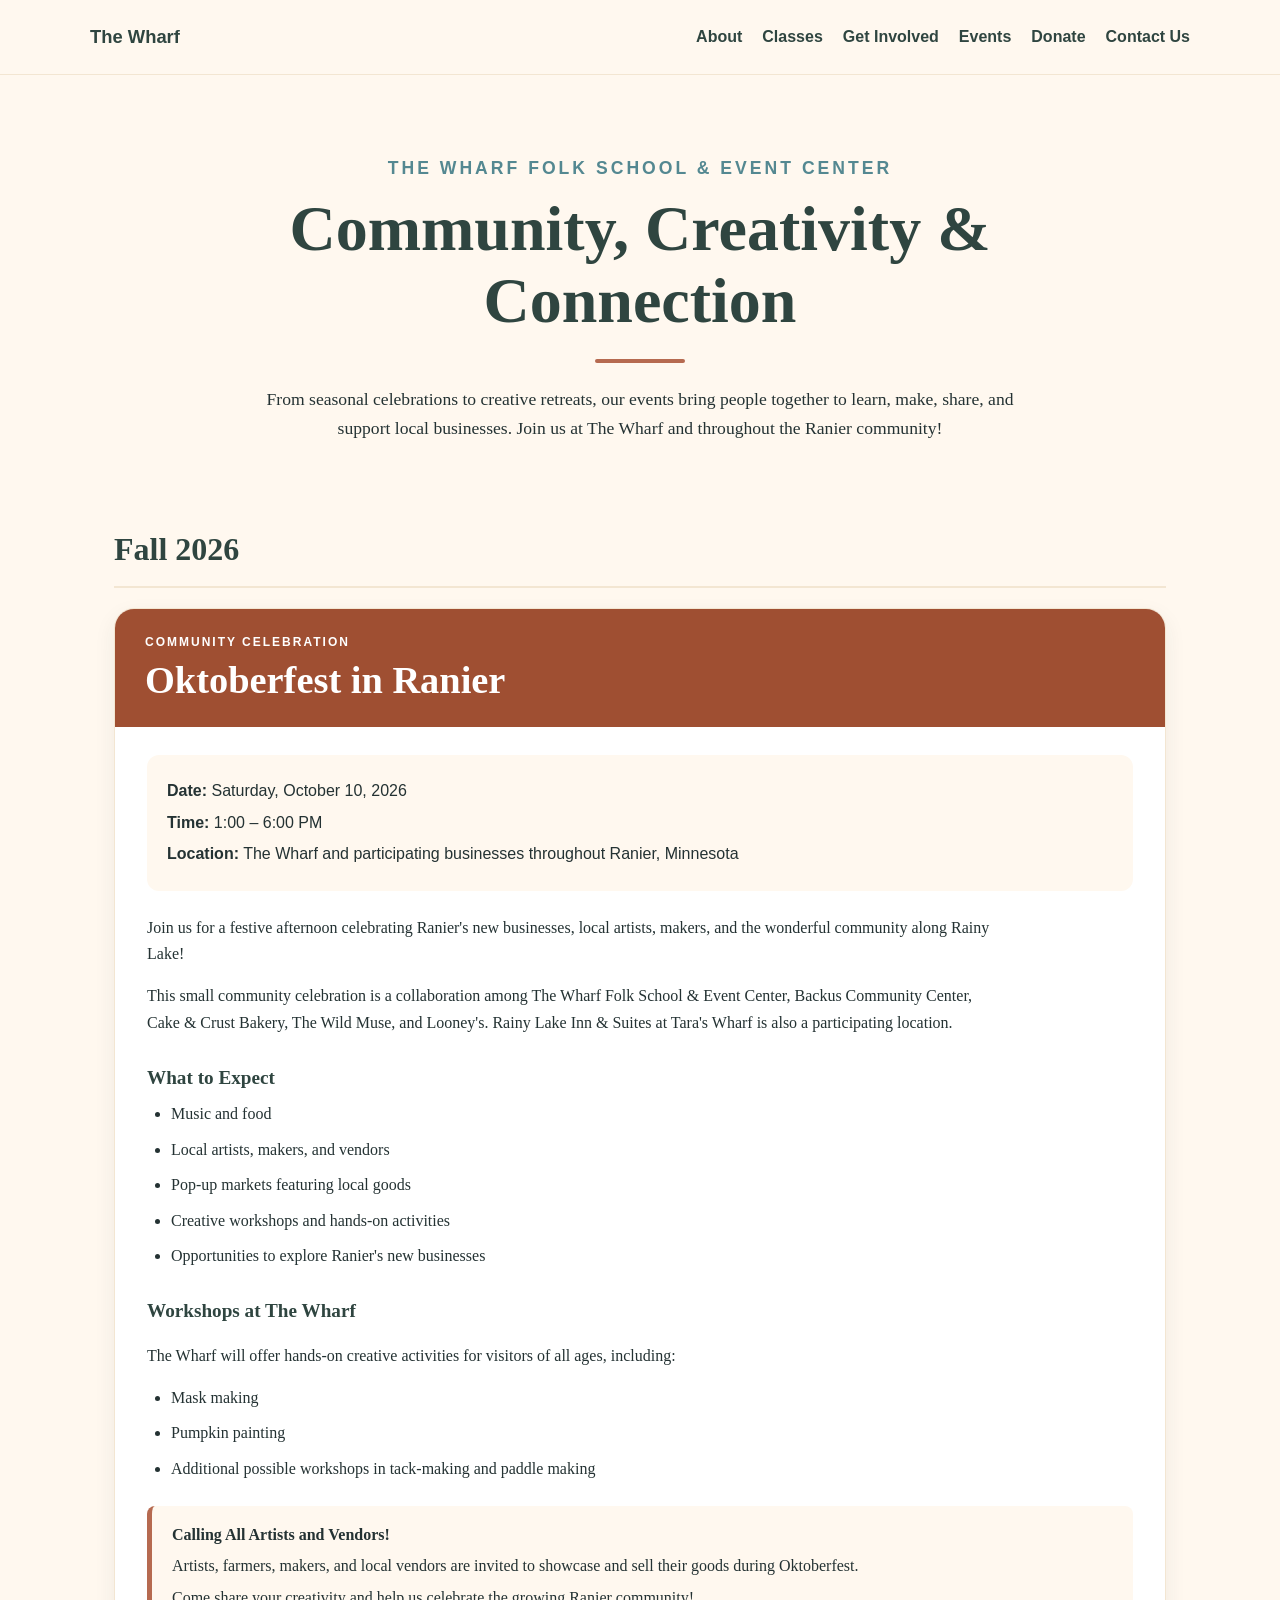
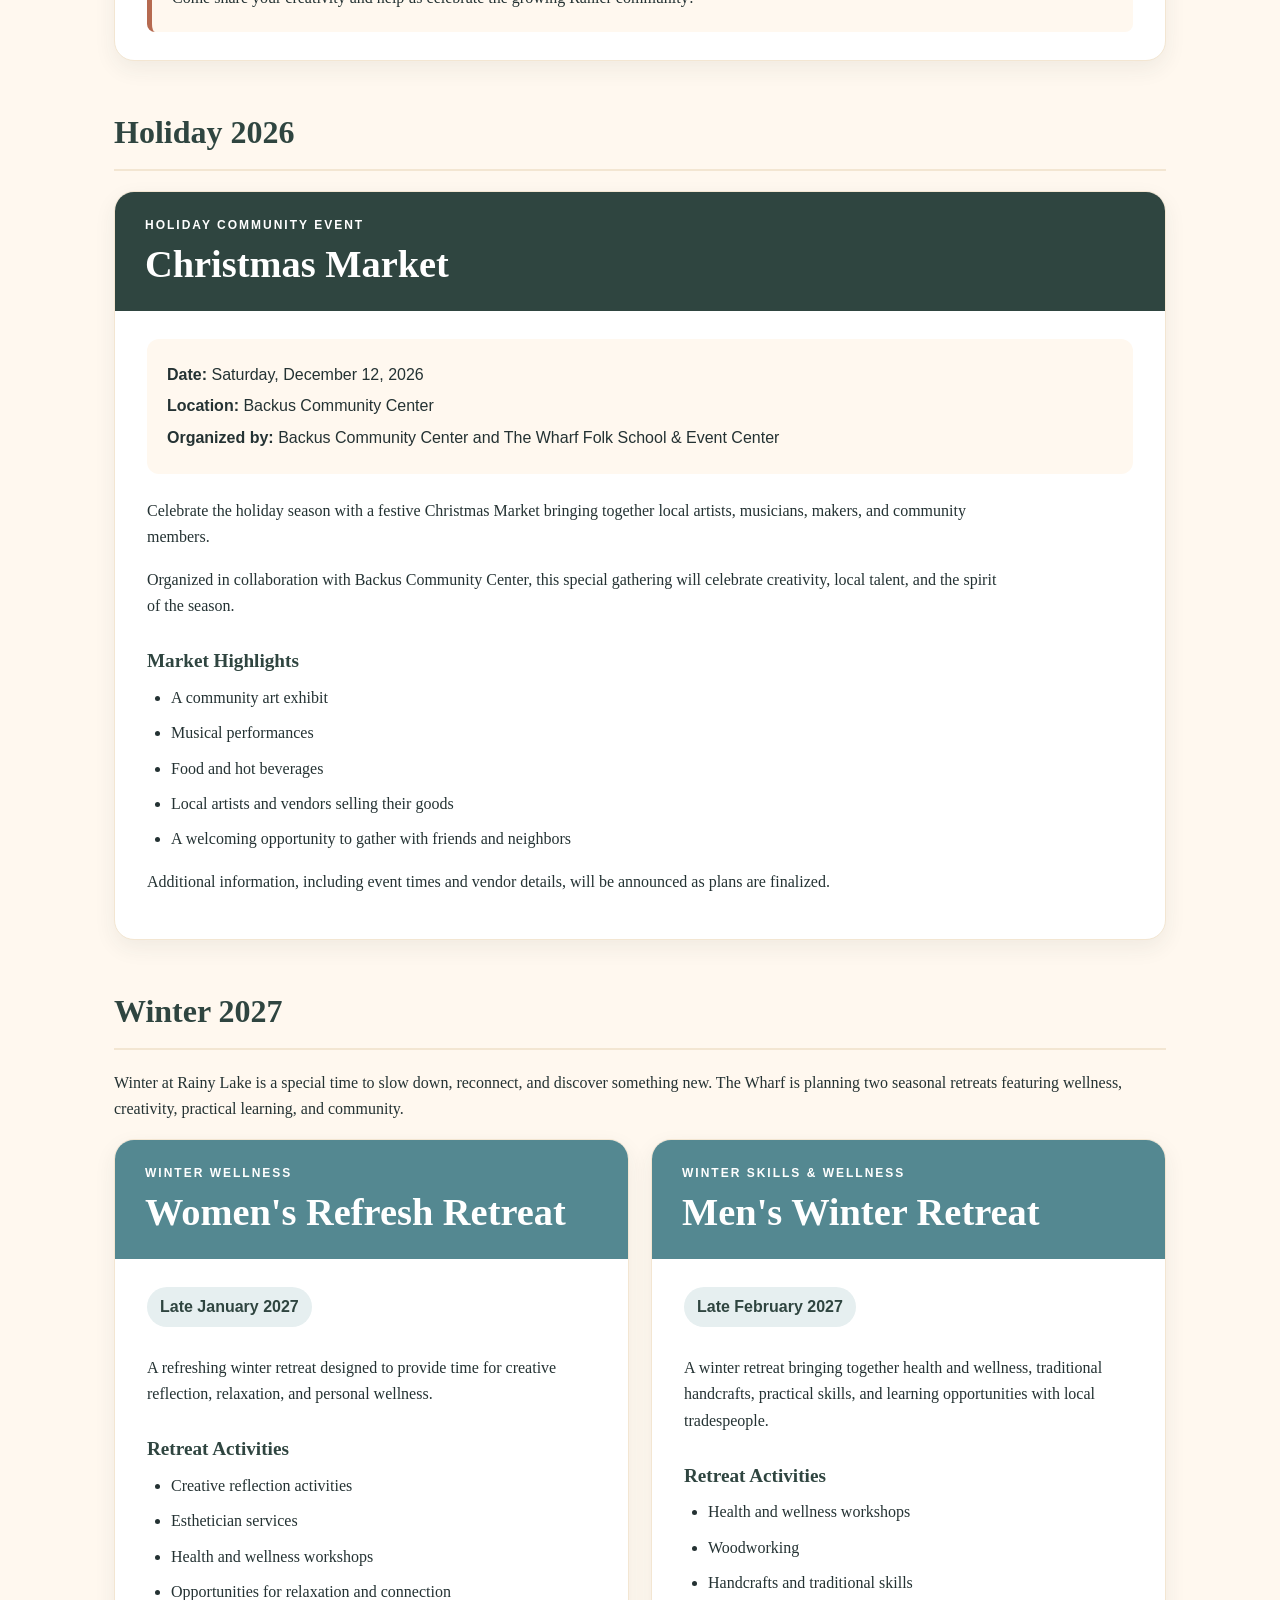
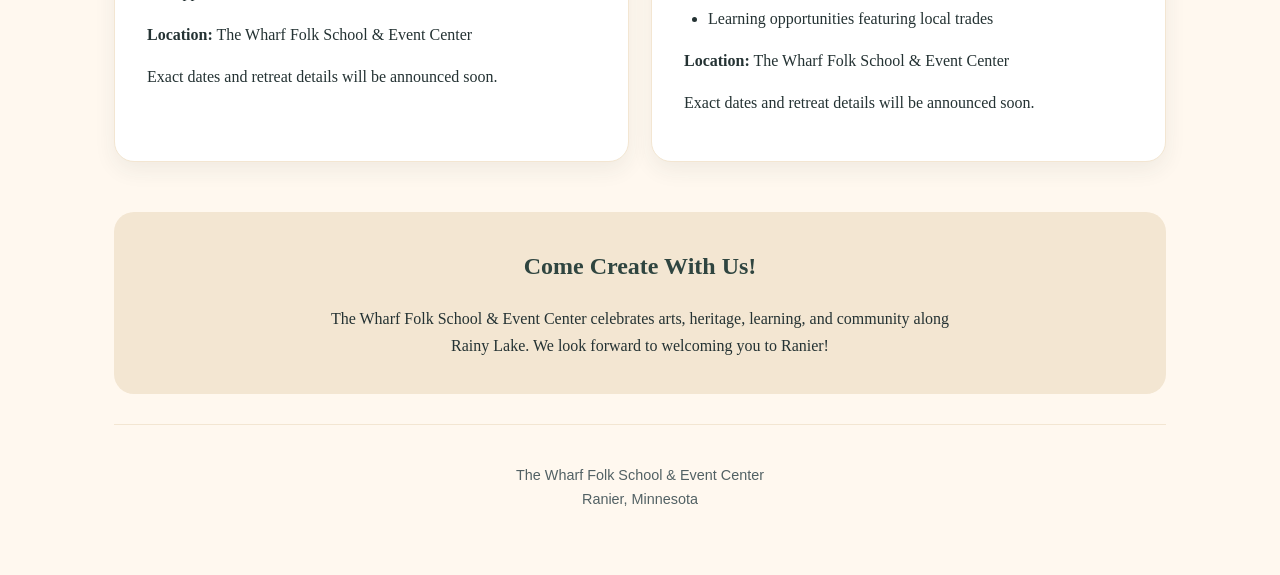
<file: events.html>
<!DOCTYPE html>
<html lang="en">

<head>

<meta charset="UTF-8">

<meta name="viewport" content="width=device-width, initial-scale=1.0">

<title>Events | The Wharf Folk School &amp; Event Center</title>

<meta name="description" content="Upcoming events at The Wharf Folk School and Event Center in Ranier, Minnesota. Oktoberfest, Christmas Market, and winter retreats.">

<style>

/* =========================================
   THE WHARF BRAND COLORS
========================================= */

:root {
    --green: #2f4540;
    --teal: #548891;
    --clay: #b66a50;
    --rust: #9f4f32;
    --cream: #fff8ef;
    --sand: #f3e6d2;
    --ink: #243233;
    --muted: #526164;
    --white: #ffffff;
}

* {
    box-sizing: border-box;
}

body {
    margin: 0;
    font-family: Georgia, "Times New Roman", serif;
    background: var(--cream);
    color: var(--ink);
    line-height: 1.65;
}

.page-wrap {
    max-width: 1100px;
    margin: auto;
    padding: 24px;
}

/* =========================================
   NAVIGATION
========================================= */

header {
    background: var(--cream);
    border-bottom: 1px solid var(--sand);
    padding: 22px 24px;
}

.nav-wrap {
    max-width: 1100px;
    margin: auto;
    display: flex;
    justify-content: space-between;
    align-items: center;
    flex-wrap: wrap;
    gap: 18px;
}

.brand {
    font-family: Arial, sans-serif;
    font-weight: 800;
    color: var(--green);
    text-decoration: none;
    font-size: 1.15rem;
}

nav {
    display: flex;
    flex-wrap: wrap;
    gap: 20px;
}

nav a {
    font-family: Arial, sans-serif;
    font-weight: 700;
    color: var(--green);
    text-decoration: none;
}

nav a:hover,
nav a:focus {
    text-decoration: underline;
}

/* =========================================
   PAGE INTRODUCTION
========================================= */

.hero {
    text-align: center;
    padding: 55px 15px 35px;
}

.eyebrow {
    font-family: Arial, sans-serif;
    text-transform: uppercase;
    letter-spacing: 3px;
    font-size: .8rem;
    font-weight: 800;
    color: var(--teal);
}

h1 {
    font-size: clamp(2.4rem, 5vw, 4rem);
    color: var(--green);
    margin: 10px 0 15px;
    line-height: 1.12;
}

.hero p {
    max-width: 750px;
    margin: auto;
    font-size: 1.1rem;
}

.decorative-line {
    width: 90px;
    height: 4px;
    background: var(--clay);
    border-radius: 5px;
    margin: 22px auto;
}

/* =========================================
   SEASON HEADINGS
========================================= */

.season-heading {
    margin: 45px 0 20px;
    padding-bottom: 10px;
    border-bottom: 2px solid var(--sand);
}

.season-heading h2 {
    color: var(--green);
    font-size: 2rem;
    margin: 0;
}

/* =========================================
   EVENT CARDS
========================================= */

.event-card {
    background: var(--white);
    border: 1px solid var(--sand);
    border-radius: 20px;
    overflow: hidden;
    margin-bottom: 28px;
    box-shadow: 0 8px 22px rgba(36,50,51,.07);
}

.event-banner {
    padding: 24px 30px;
    color: white;
}

.event-banner.fall {
    background: var(--rust);
}

.event-banner.holiday {
    background: var(--green);
}

.event-banner.winter {
    background: var(--teal);
}

.event-banner .category {
    font-family: Arial, sans-serif;
    text-transform: uppercase;
    letter-spacing: 2px;
    font-size: .75rem;
    font-weight: 800;
    margin: 0 0 5px;
}

.event-banner h3 {
    font-size: clamp(1.7rem, 3vw, 2.4rem);
    line-height: 1.2;
    margin: 0;
    color: white;
}

.event-body {
    padding: 28px 32px;
}

.event-meta {
    background: var(--cream);
    padding: 18px 20px;
    border-radius: 12px;
    font-family: Arial, sans-serif;
    margin-bottom: 24px;
}

.event-meta p {
    margin: 5px 0;
}

.event-body h4 {
    color: var(--green);
    font-size: 1.2rem;
    margin-bottom: 8px;
}

.event-body ul {
    padding-left: 24px;
    margin-top: 8px;
}

.event-body li {
    margin-bottom: 9px;
}

.event-body p {
    max-width: 850px;
}

.partner-box {
    background: var(--cream);
    border-left: 5px solid var(--clay);
    padding: 16px 20px;
    border-radius: 8px;
    margin-top: 24px;
}

.partner-box p {
    margin: 5px 0;
}

/* =========================================
   WINTER RETREATS
========================================= */

.retreat-grid {
    display: grid;
    grid-template-columns: repeat(2, minmax(0,1fr));
    gap: 22px;
}

.retreat-grid .event-card {
    margin-bottom: 0;
}

.date-label {
    display: inline-block;
    background: #e6eff0;
    color: var(--green);
    font-family: Arial, sans-serif;
    font-weight: 800;
    padding: 7px 13px;
    border-radius: 30px;
    margin-bottom: 12px;
}

/* =========================================
   CLOSING MESSAGE
========================================= */

.closing {
    text-align: center;
    background: var(--sand);
    border-radius: 20px;
    padding: 35px 25px;
    margin: 50px 0 30px;
}

.closing h2 {
    color: var(--green);
    margin-top: 0;
}

.closing p {
    max-width: 650px;
    margin: auto;
}

/* =========================================
   FOOTER
========================================= */

footer {
    border-top: 1px solid var(--sand);
    padding: 25px 0;
    text-align: center;
    font-family: Arial, sans-serif;
    color: var(--muted);
    font-size: .9rem;
}

/* =========================================
   MOBILE
========================================= */

@media (max-width: 760px) {

    .page-wrap {
        padding: 16px;
    }

    .retreat-grid {
        grid-template-columns: 1fr;
    }

    .event-body {
        padding: 22px;
    }

    .event-banner {
        padding: 22px;
    }

    nav {
        gap: 12px;
    }

    .hero {
        padding-top: 35px;
    }

}

</style>

</head>

<body>

<!-- =====================================
     WEBSITE NAVIGATION
===================================== -->

<header>

<div class="nav-wrap">

<a class="brand" href="index.html">
The Wharf
</a>

<nav aria-label="Main navigation">

<a href="index.html#about">About</a>

<a href="index.html#classes">Classes</a>

<a href="index.html#get-involved">Get Involved</a>

<a href="events.html" aria-current="page">Events</a>

<a href="index.html#donate">Donate</a>

<a href="index.html#contact">Contact Us</a>

</nav>

</div>

</header>


<main class="page-wrap">

<!-- =====================================
     PAGE INTRODUCTION
===================================== -->

<section class="hero">

<p class="eyebrow">
The Wharf Folk School &amp; Event Center
</p>

<h1>
Community, Creativity &amp; Connection
</h1>

<div class="decorative-line"></div>

<p>
From seasonal celebrations to creative retreats, our events bring
people together to learn, make, share, and support local businesses.

Join us at The Wharf and throughout the Ranier community!
</p>

</section>


<!-- =====================================
     FALL 2026
===================================== -->

<section aria-labelledby="fall-heading">

<div class="season-heading">

<h2 id="fall-heading">
Fall 2026
</h2>

</div>


<article class="event-card">

<div class="event-banner fall">

<p class="category">
Community Celebration
</p>

<h3>
Oktoberfest in Ranier
</h3>

</div>


<div class="event-body">

<div class="event-meta">

<p>
<strong>Date:</strong>
Saturday, October 10, 2026
</p>

<p>
<strong>Time:</strong>
1:00 – 6:00 PM
</p>

<p>
<strong>Location:</strong>
The Wharf and participating businesses throughout Ranier, Minnesota
</p>

</div>


<p>
Join us for a festive afternoon celebrating Ranier's new businesses,
local artists, makers, and the wonderful community along Rainy Lake!
</p>

<p>
This small community celebration is a collaboration among
The Wharf Folk School &amp; Event Center,
Backus Community Center, Cake &amp; Crust Bakery,
The Wild Muse, and Looney's.
Rainy Lake Inn &amp; Suites at Tara's Wharf is also
a participating location.
</p>


<h4>What to Expect</h4>

<ul>

<li>Music and food</li>

<li>Local artists, makers, and vendors</li>

<li>Pop-up markets featuring local goods</li>

<li>Creative workshops and hands-on activities</li>

<li>Opportunities to explore Ranier's new businesses</li>

</ul>


<h4>Workshops at The Wharf</h4>

<p>
The Wharf will offer hands-on creative activities for visitors
of all ages, including:
</p>

<ul>

<li>Mask making</li>

<li>Pumpkin painting</li>

<li>Additional possible workshops in tack-making and paddle making</li>

</ul>


<div class="partner-box">

<strong>Calling All Artists and Vendors!</strong>

<p>
Artists, farmers, makers, and local vendors are invited to
showcase and sell their goods during Oktoberfest.
</p>

<p>
Come share your creativity and help us celebrate the
growing Ranier community!
</p>

</div>

</div>

</article>

</section>


<!-- =====================================
     HOLIDAY 2026
===================================== -->

<section aria-labelledby="holiday-heading">

<div class="season-heading">

<h2 id="holiday-heading">
Holiday 2026
</h2>

</div>


<article class="event-card">

<div class="event-banner holiday">

<p class="category">
Holiday Community Event
</p>

<h3>
Christmas Market
</h3>

</div>


<div class="event-body">

<div class="event-meta">

<p>
<strong>Date:</strong>
Saturday, December 12, 2026
</p>

<p>
<strong>Location:</strong>
Backus Community Center
</p>

<p>
<strong>Organized by:</strong>
Backus Community Center and The Wharf Folk School &amp; Event Center
</p>

</div>


<p>
Celebrate the holiday season with a festive Christmas Market
bringing together local artists, musicians, makers, and
community members.
</p>

<p>
Organized in collaboration with Backus Community Center,
this special gathering will celebrate creativity, local talent,
and the spirit of the season.
</p>


<h4>Market Highlights</h4>

<ul>

<li>A community art exhibit</li>

<li>Musical performances</li>

<li>Food and hot beverages</li>

<li>Local artists and vendors selling their goods</li>

<li>A welcoming opportunity to gather with friends and neighbors</li>

</ul>


<p>
Additional information, including event times and vendor details,
will be announced as plans are finalized.
</p>

</div>

</article>

</section>


<!-- =====================================
     WINTER 2027
===================================== -->

<section aria-labelledby="winter-heading">

<div class="season-heading">

<h2 id="winter-heading">
Winter 2027
</h2>

</div>


<p>
Winter at Rainy Lake is a special time to slow down,
reconnect, and discover something new.

The Wharf is planning two seasonal retreats featuring wellness,
creativity, practical learning, and community.
</p>


<div class="retreat-grid">


<!-- WOMEN'S RETREAT -->

<article class="event-card">

<div class="event-banner winter">

<p class="category">
Winter Wellness
</p>

<h3>
Women's Refresh Retreat
</h3>

</div>


<div class="event-body">

<span class="date-label">
Late January 2027
</span>

<p>
A refreshing winter retreat designed to provide time for
creative reflection, relaxation, and personal wellness.
</p>


<h4>Retreat Activities</h4>

<ul>

<li>Creative reflection activities</li>

<li>Esthetician services</li>

<li>Health and wellness workshops</li>

<li>Opportunities for relaxation and connection</li>

</ul>


<p>
<strong>Location:</strong>
The Wharf Folk School &amp; Event Center
</p>

<p>
Exact dates and retreat details will be announced soon.
</p>

</div>

</article>


<!-- MEN'S RETREAT -->

<article class="event-card">

<div class="event-banner winter">

<p class="category">
Winter Skills &amp; Wellness
</p>

<h3>
Men's Winter Retreat
</h3>

</div>


<div class="event-body">

<span class="date-label">
Late February 2027
</span>

<p>
A winter retreat bringing together health and wellness,
traditional handcrafts, practical skills, and learning
opportunities with local tradespeople.
</p>


<h4>Retreat Activities</h4>

<ul>

<li>Health and wellness workshops</li>

<li>Woodworking</li>

<li>Handcrafts and traditional skills</li>

<li>Learning opportunities featuring local trades</li>

</ul>


<p>
<strong>Location:</strong>
The Wharf Folk School &amp; Event Center
</p>

<p>
Exact dates and retreat details will be announced soon.
</p>

</div>

</article>


</div>

</section>


<!-- =====================================
     CLOSING MESSAGE
===================================== -->

<section class="closing">

<h2>
Come Create With Us!
</h2>

<p>
The Wharf Folk School &amp; Event Center celebrates
arts, heritage, learning, and community along Rainy Lake.

We look forward to welcoming you to Ranier!
</p>

</section>


<footer>

<p>
The Wharf Folk School &amp; Event Center
<br>
Ranier, Minnesota
</p>

</footer>


</main>

</body>

</html>
</file>
